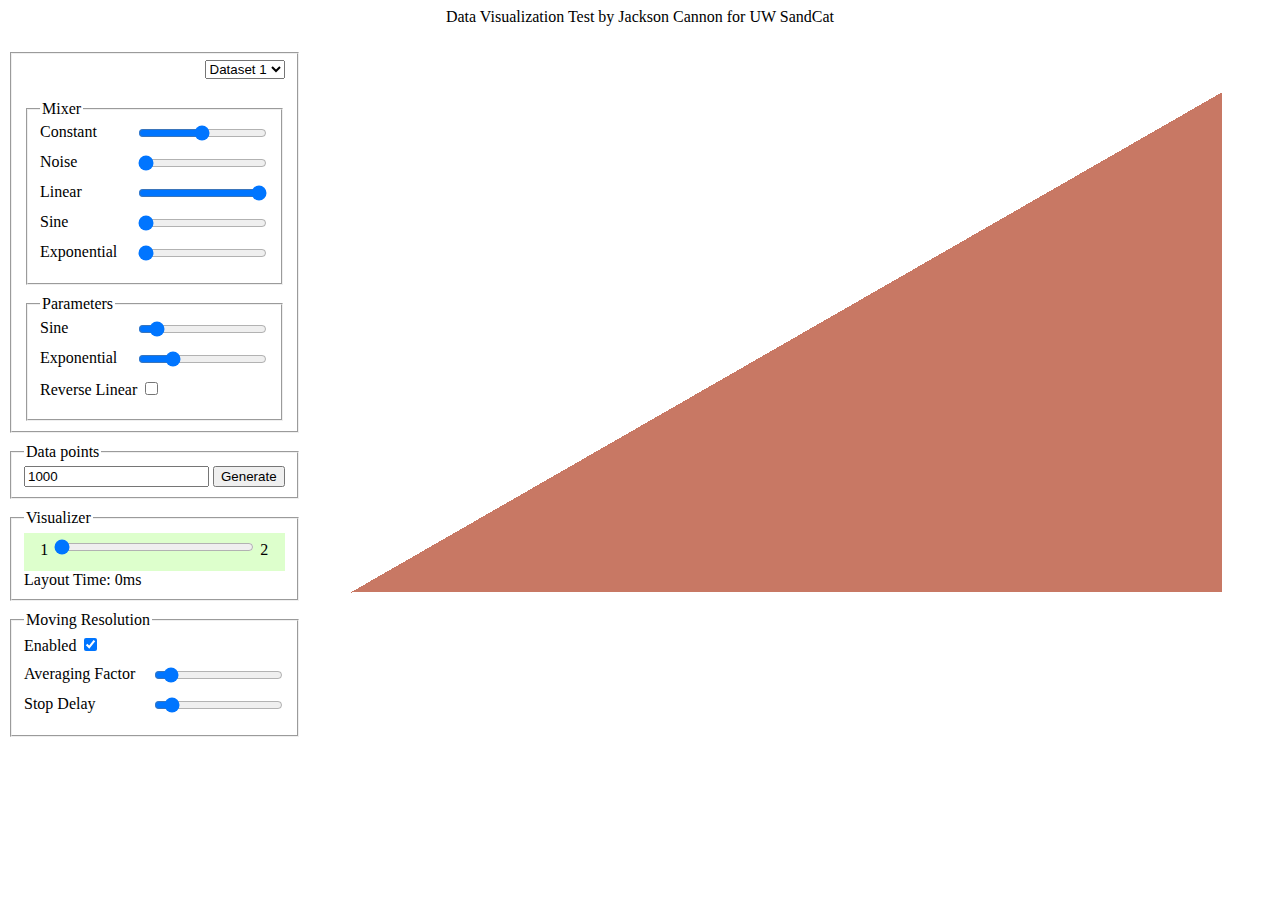
<file: linear_graph/index.html>
<html>
<head>
	<title>Data visualization test</title>
	<link rel="stylesheet" type="text/css" href="style.css">
	<script src="https://ajax.googleapis.com/ajax/libs/jquery/3.1.0/jquery.min.js"></script>
</head>
<body>
	<script src="demo.js"></script>

	<p class="center">Data Visualization Test by Jackson Cannon for UW SandCat</p>

	<div id="controls">

		<fieldset class="outercontrols">
			<div>
				<select id="dataset" onchange="change_dataset();">
				  <option selected="selected" value="1">Dataset 1</option>
				  <option value="2">Dataset 2</option>
				</select>
			</div>
			<fieldset class="innercontrols">
				<legend>Mixer</legend>
				<div>
					<label>Constant</label>
					<input id="constant" type="range" min="0" max="100" step="1" value="50">
				</div>
				<div>
					<label>Noise</label>
					<input id="noise" type="range" min="0" max="100" step="1" value="0">
				</div>
				<div>
					<label>Linear</label>
					<input id="linear" type="range" min="0" max="100" step="1" value="100">
				</div>
				<div>
					<label>Sine</label>
					<input id="sine" type="range" min="0" max="100" step="1" value="0">
				</div>
				<div>
					<label>Exponential</label>				
					<input id="exponent" type="range" min="0" max="100" step="1" value="0">
				</div>
			</fieldset>

			<fieldset class="innercontrols">
				<legend>Parameters</legend>
				<div>
					<label>Sine</label>
					<input id="sineparam" type="range" min="0" max="100" step="1" value="10">
				</div>
				<div>
					<label>Exponential</label>
					<input id="exponentparam" type="range" min="1" max="100" step="1" value="25">
				</div>
				<div>
					<label>Reverse Linear</label>
					<input type="checkbox" id="linearparam">
				</div>
			</fieldset>
		</fieldset>

		<fieldset class="outercontrols">
			<legend>Data points</legend>
			<input type="text" id="count" value="1000">
			<button onclick="generate();">Generate</button>
		</fieldset>


		<fieldset class="outercontrols">
			<legend>Visualizer</legend>
			<div class="center" style="padding:4px 0px;background-color:#ddffcc;">
				<span>1 </span><input id="slider" oninput="slider_change();" type="range" min="0" max="100" step="1" value="0" style="width:200px;float:none;"><span> 2</span>
			</div>
			<span>Layout Time:</span>
			<span id="timer">0ms</span>
		</fieldset>

		<fieldset class="outercontrols">
			<legend>Moving Resolution</legend>
			<div>
				<label>Enabled</label>
				<input type="checkbox" id="lodataenabled" checked="checked">
			</div>

			<div>
				<label>Averaging Factor</label>
				<input onchange="update_lodata();" id="lodatafactor" type="range" min="2" max="100" step="1" value="10">
			</div>

			<div>
				<label>Stop Delay</label>
				<input id="lodatadelay" type="range" min="10" max="1000" step="10" value="100">
			</div>
		</fieldset>

		

		
	</div>
	<div id="output_outer">
		<div id="output">

		</div>
		<div id="outputlo" style="display:none;">

		</div>
	</div>

</body>
</html>
</file>
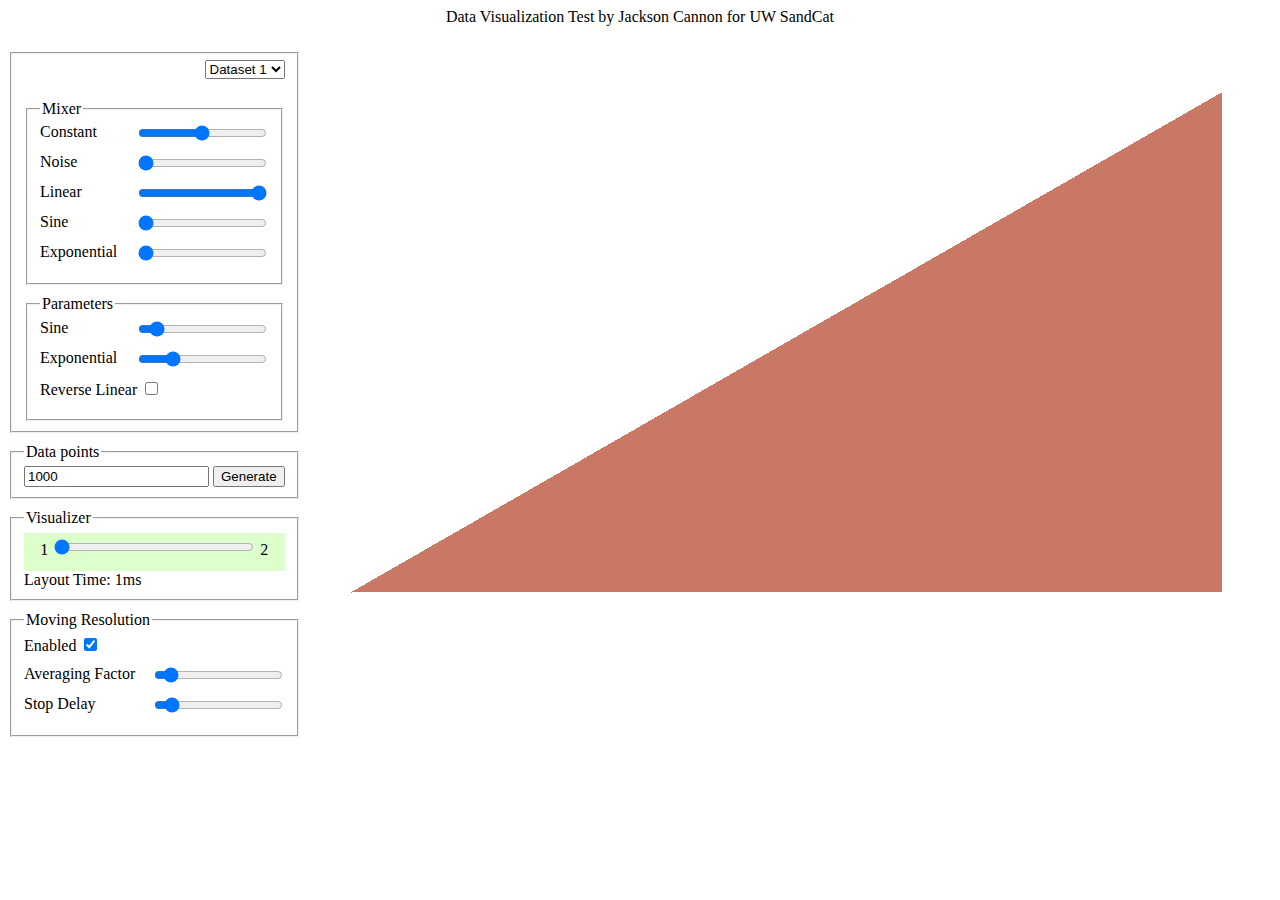
<file: sandcat/index.html>
<html>
<head>
	<title>Data visualization test</title>
	<link rel="stylesheet" type="text/css" href="style.css">
	<script src="https://ajax.googleapis.com/ajax/libs/jquery/3.1.0/jquery.min.js"></script>
</head>
<body>
	<script src="demo.js"></script>

	<p class="center">Data Visualization Test by Jackson Cannon for UW SandCat</p>

	<div id="controls">

		<fieldset class="outercontrols">
			<div>
				<select id="dataset" onchange="change_dataset();">
				  <option selected="selected" value="1">Dataset 1</option>
				  <option value="2">Dataset 2</option>
				</select>
			</div>
			<fieldset class="innercontrols">
				<legend>Mixer</legend>
				<div>
					<label>Constant</label>
					<input id="constant" type="range" min="0" max="100" step="1" value="50">
				</div>
				<div>
					<label>Noise</label>
					<input id="noise" type="range" min="0" max="100" step="1" value="0">
				</div>
				<div>
					<label>Linear</label>
					<input id="linear" type="range" min="0" max="100" step="1" value="100">
				</div>
				<div>
					<label>Sine</label>
					<input id="sine" type="range" min="0" max="100" step="1" value="0">
				</div>
				<div>
					<label>Exponential</label>				
					<input id="exponent" type="range" min="0" max="100" step="1" value="0">
				</div>
			</fieldset>

			<fieldset class="innercontrols">
				<legend>Parameters</legend>
				<div>
					<label>Sine</label>
					<input id="sineparam" type="range" min="0" max="100" step="1" value="10">
				</div>
				<div>
					<label>Exponential</label>
					<input id="exponentparam" type="range" min="1" max="100" step="1" value="25">
				</div>
				<div>
					<label>Reverse Linear</label>
					<input type="checkbox" id="linearparam">
				</div>
			</fieldset>
		</fieldset>

		<fieldset class="outercontrols">
			<legend>Data points</legend>
			<input type="text" id="count" value="1000">
			<button onclick="generate();">Generate</button>
		</fieldset>


		<fieldset class="outercontrols">
			<legend>Visualizer</legend>
			<div class="center" style="padding:4px 0px;background-color:#ddffcc;">
				<span>1 </span><input id="slider" oninput="slider_change();" type="range" min="0" max="100" step="1" value="0" style="width:200px;float:none;"><span> 2</span>
			</div>
			<span>Layout Time:</span>
			<span id="timer">0ms</span>
		</fieldset>

		<fieldset class="outercontrols">
			<legend>Moving Resolution</legend>
			<div>
				<label>Enabled</label>
				<input type="checkbox" id="lodataenabled" checked="checked">
			</div>

			<div>
				<label>Averaging Factor</label>
				<input onchange="update_lodata();" id="lodatafactor" type="range" min="2" max="100" step="1" value="10">
			</div>

			<div>
				<label>Stop Delay</label>
				<input id="lodatadelay" type="range" min="10" max="1000" step="10" value="100">
			</div>
		</fieldset>

		

		
	</div>
	<div id="output_outer">
		<div id="output">

		</div>
		<div id="outputlo" style="display:none;">

		</div>
	</div>

</body>
</html>
</file>
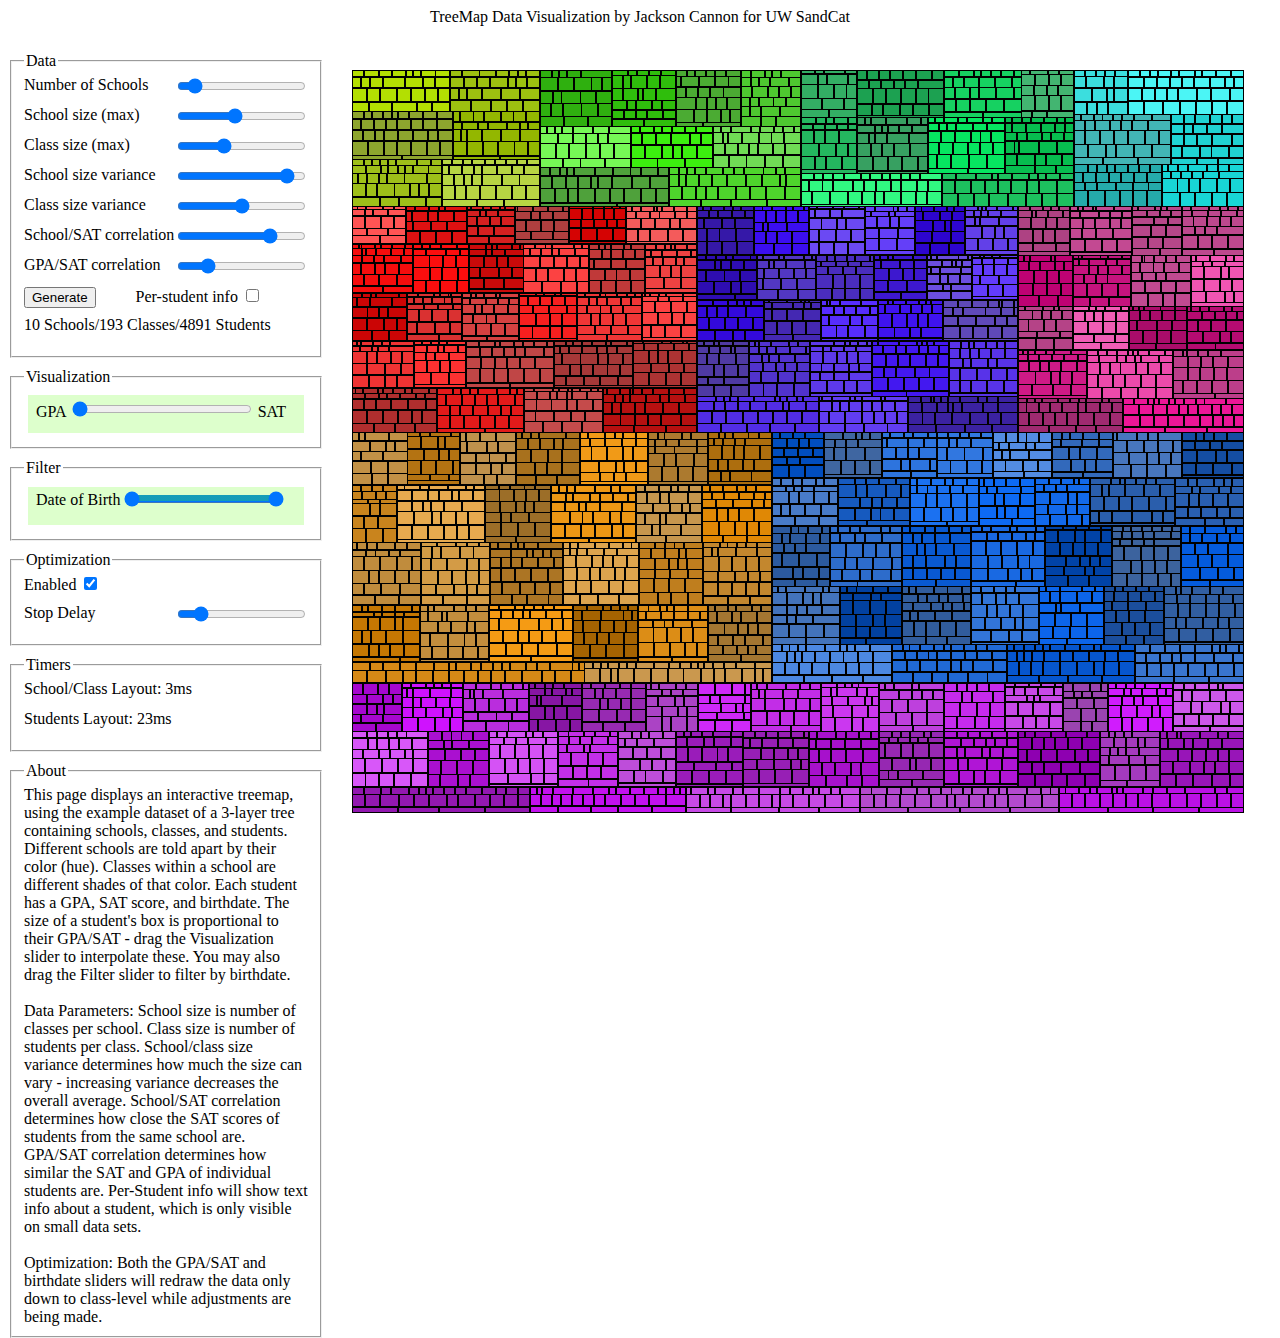
<file: treemap/index.html>
<html>
<head>
	<title>Data visualization test</title>
	<link rel="stylesheet" type="text/css" href="style.css">

	<link rel="stylesheet" type="text/css" href="multirange.css">
	<script src="multirange.js"></script>
</head>
<body onload="generate();">
	<script src="treemap.js"></script>

	<p class="center">TreeMap Data Visualization by Jackson Cannon for UW SandCat</p>

	<div id="controls">

		<fieldset class="outercontrols">
			<legend>Data</legend>

			<div>
				<label>Number of Schools</label>
				<input id="num_school" type="range" min="1" max="100" step="1" value="10">
			</div>

			<div>
				<label>School size (max)</label>
				<input id="num_class" type="range" min="1" max="100" step="1" value="45">
			</div>

			<div>
				<label>Class size (max)</label>
				<input id="num_student" type="range" min="1" max="100" step="1" value="35">
			</div>

			<div>
				<label>School size variance</label>
				<input id="var_school" type="range" min="0" max="100" step="1" value="90">
			</div>

			<div>
				<label>Class size variance</label>
				<input id="var_class" type="range" min="0" max="100" step="1" value="50">
			</div>

			<div>
				<label>School/SAT correlation</label>
				<input id="school_sat" type="range" min="0" max="100" step="1" value="75">
			</div>

			<div>
				<label>GPA/SAT correlation</label>
				<input id="gpa_sat" type="range" min="0" max="100" step="1" value="20">
			</div>

			<div>
				<button onclick="generate();">Generate</button>
				&nbsp;&nbsp;&nbsp;&nbsp;&nbsp;&nbsp;&nbsp;&nbsp;
				<label>Per-student info</label>
				<input type="checkbox" id="stinfo_enabled">
			</div>

			<div>
				<span id="outputinfo"></span>
			</div>
		</fieldset>


		<fieldset class="outercontrols">
			<legend>Visualization</legend>
			<div class="visualization">
				<span>GPA </span><input id="gpa_sat_slider" oninput="gpa_sat_slider();" type="range" min="0" max="100" step="1" value="0" style="width:180px;float:none;"><span> SAT</span>
			</div>
		</fieldset>

		<fieldset class="outercontrols">
		<legend>Filter</legend>
			<div class="visualization">
				<span>Date of Birth </span><input id="dob_slider" oninput="dob_slider();" type="range" multiple min="0" max="364" step="1" value="0,364" style="width:160px;float:none;">
			</div>
		</fieldset>

		<fieldset class="outercontrols">
			<legend>Optimization</legend>
			<div>
				<label>Enabled</label>
				<input type="checkbox" id="opt_enabled" checked="checked">
			</div>

			<div>
				<label>Stop Delay</label>
				<input id="opt_delay" type="range" min="10" max="1000" step="10" value="150">
			</div>
		</fieldset>

		<fieldset class="outercontrols">
			<legend>Timers</legend>
			<div>
				<label>School/Class Layout:</label>
				<span id="outertimer"></span>
			</div>

			<div>
				<label>Students Layout:</label>
				<span id="innertimer"></span>
			</div>
		</fieldset>

		<fieldset class="outercontrols">
			<legend>About</legend>
			<div class="aboutdiv">
				This page displays an interactive treemap, using the example dataset of a 3-layer tree containing schools, classes, and students.
				Different schools are told apart by their color (hue). Classes within a school are different shades of that color.
				Each student has a GPA, SAT score, and birthdate.
				The size of a student's box is proportional to their GPA/SAT - drag the Visualization slider to interpolate these.
				You may also drag the Filter slider to filter by birthdate.
			</div>

			<div class="aboutdiv">
				<br>
				Data Parameters: School size is number of classes per school. Class size is number of students per class. School/class size variance determines how much the size can vary - increasing variance decreases the overall average. School/SAT correlation determines how close the SAT scores of students from the same school are. GPA/SAT correlation determines how similar the SAT and GPA of individual students are. Per-Student info will show text info about a student, which is only visible on small data sets.
			</div>

			<div class="aboutdiv">
				<br>
				Optimization: Both the GPA/SAT and birthdate sliders will redraw the data only down to class-level while adjustments are being made.
			</div>
		</fieldset>

		
	</div>
	<div id="output_outer">
		<div id="output" class="part">
			<div class="part-inner">
			</div>
		</div>
	</div>

</body>
</html>
</file>
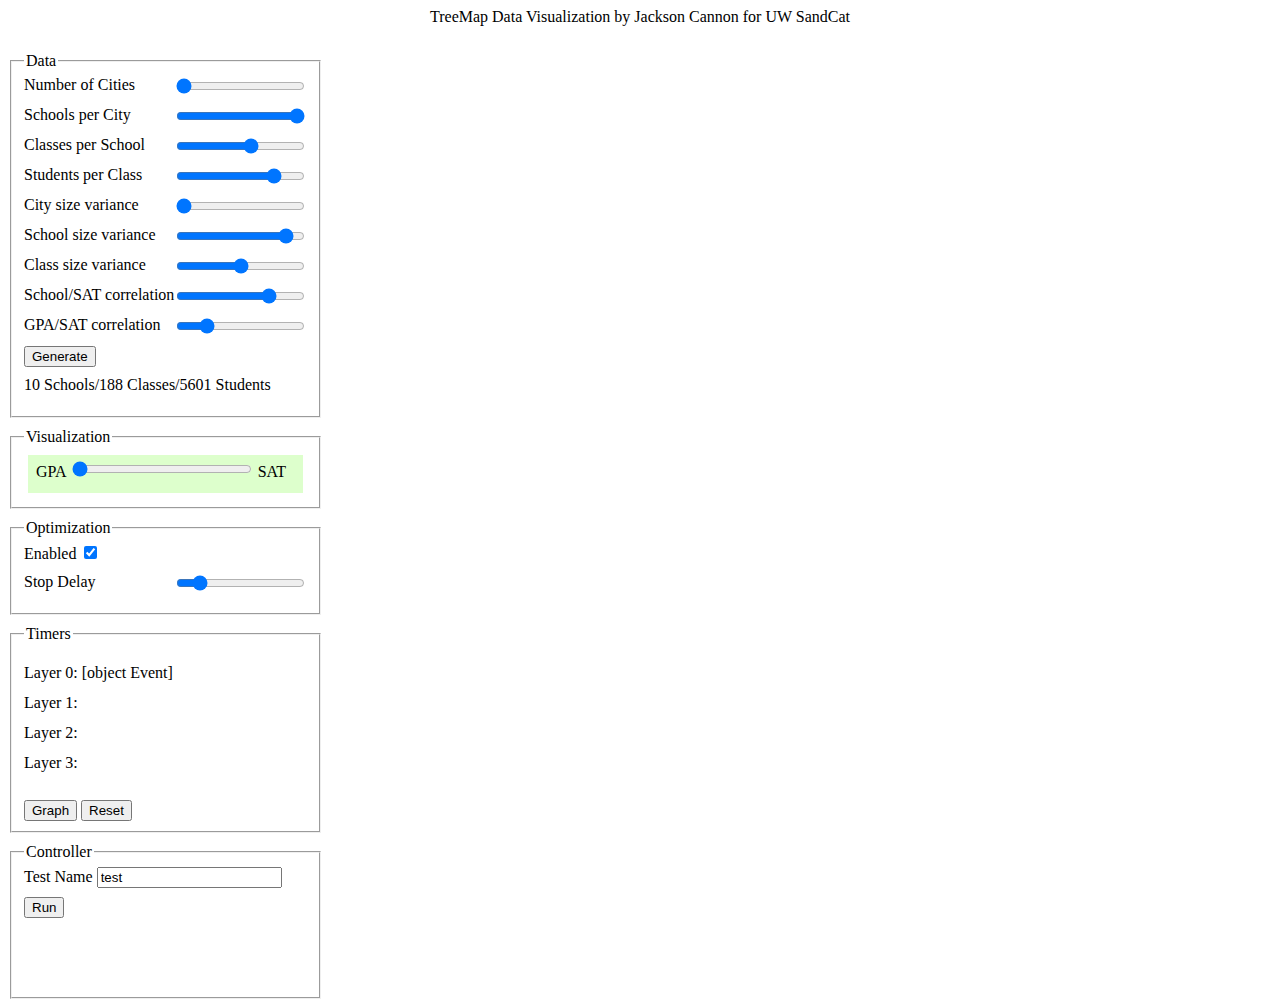
<file: brass/circlepacking/index.html>
<html>
<head>
	<title>Data visualization test</title>
	<link rel="stylesheet" type="text/css" href="style.css">

	<link rel="stylesheet" type="text/css" href="multirange.css">
	<script src="multirange.js"></script>
</head>
<body onload="setTimeout(generate, 0);">
	<script src="animation_polyfill.js"></script>
	<script src="generic.js"></script>
	<script src="circlepacking.js"></script>
	<script src="generator.js"></script>
	<script src="traversal.js"></script>
	<script src="interface.js"></script>
	<script src="layout.js"></script>
	<script src="controller.js"></script>
	<script src="timerlogging.js"></script>

	<!--<script src="https://d3js.org/d3-hierarchy.v1.min.js"></script>-->
	<script src="https://d3js.org/d3.v4.min.js"></script>

	<p class="center">TreeMap Data Visualization by Jackson Cannon for UW SandCat</p>

	<div style="overflow:auto;">

	<div id="controls">

		<fieldset class="outercontrols">
			<legend>Data</legend>

			<div>
				<label>Number of Cities</label>
				<input id="num_city" type="range" min="1" max="10" step="1" value="1">
			</div>

			<div>
				<label>Schools per City</label>
				<input id="num_school" type="range" min="1" max="10" step="1" value="10">
			</div>

			<div>
				<label>Classes per School</label>
				<input id="num_class" type="range" min="1" max="50" step="1" value="30">
			</div>

			<div>
				<label>Students per Class</label>
				<input id="num_student" type="range" min="1" max="50" step="1" value="40">
			</div>

			<div>
				<label>City size variance</label>
				<input id="var_city" type="range" min="0" max="100" step="1" value="0">
			</div>

			<div>
				<label>School size variance</label>
				<input id="var_school" type="range" min="0" max="100" step="1" value="90">
			</div>

			<div>
				<label>Class size variance</label>
				<input id="var_class" type="range" min="0" max="100" step="1" value="50">
			</div>

			<div>
				<label>School/SAT correlation</label>
				<input id="school_sat" type="range" min="0" max="100" step="1" value="75">
			</div>

			<div>
				<label>GPA/SAT correlation</label>
				<input id="gpa_sat" type="range" min="0" max="100" step="1" value="20">
			</div>

			<div>
				<button id="generate_button" onclick="generate();">Generate</button>
			</div>

			<div>
				<span id="outputinfo"></span>
			</div>
		</fieldset>


		<fieldset class="outercontrols">
			<legend>Visualization</legend>
			<div class="visualization">
				<span>GPA </span><input id="gpa_sat_slider" oninput="gpa_sat_slider();" type="range" min="0" max="100" step="1" value="0" style="width:180px;float:none;"><span> SAT</span>
			</div>
		</fieldset>

<!--
		<fieldset class="outercontrols">
		<legend>Filter</legend>
			<div class="visualization">
				<span>Date of Birth </span><input id="dob_slider" oninput="dob_slider();" type="range" multiple min="0" max="364" step="1" value="0,364" style="width:160px;float:none;">
			</div>
		</fieldset> -->

		<fieldset class="outercontrols">
			<legend>Optimization</legend>
			<div>
				<label>Enabled</label>
				<input type="checkbox" id="opt_enabled" checked="checked" onclick="optimization_checkbox();">
			</div>

			<div>
				<label>Stop Delay</label>
				<input id="opt_delay" type="range" min="10" max="1000" step="10" value="150">
			</div>
		</fieldset>

		<fieldset class="outercontrols" id="timers">
			<legend>Timers</legend>
			<p id="timerzone">
			</p>
			<button onclick="timer_logging_graph();">Graph</button>
			<button onclick="timer_logging_reset();">Reset</button>
		</fieldset>

		<fieldset class="outercontrols">
			<legend>Controller</legend>

			<div>
				<label>Test Name</label>
				<input id="test_name" type="text" value="test">
			</div>

			<div>
				<button onclick="controller_run();">Run</button>
			</div>

			<div id="controller_output">
				
			</div>
			<div>
			</div>
		</fieldset>
		
	</div>
	<div id="output_outer">
		<svg xmlns="http://www.w3.org/2000/svg" id="output" class="background" preserveAspectRatio="xMidYMid slice" viewBox="-500 -500 1000 1000">
		</svg>
	</div>
	</div>
	<div id="timer_graphs">
		
	</div>
</body>
</html>
</file>
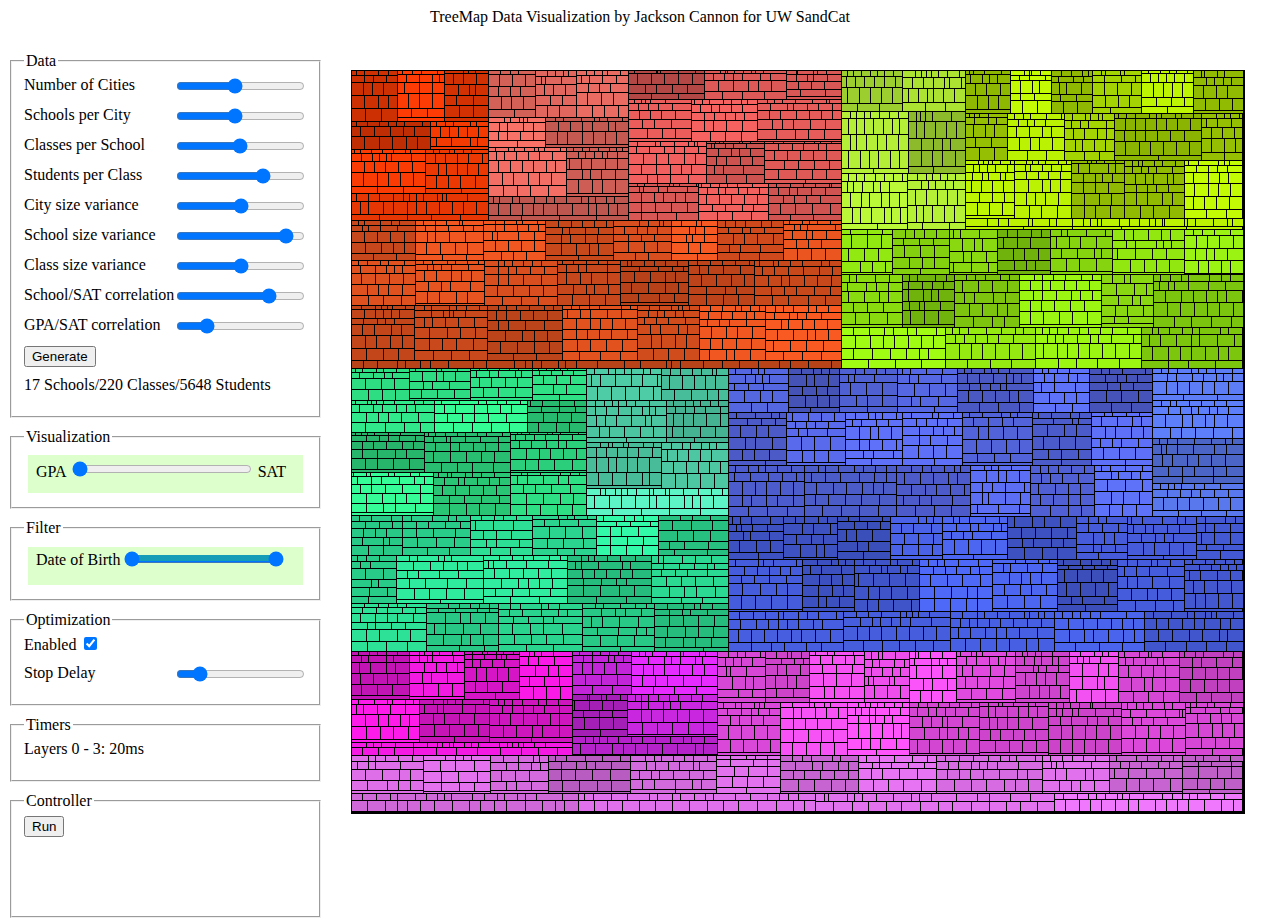
<file: brass/treemap/index.html>
<html>
<head>
	<title>Data visualization test</title>
	<link rel="stylesheet" type="text/css" href="style.css">

	<link rel="stylesheet" type="text/css" href="multirange.css">
	<script src="multirange.js"></script>
</head>
<body onload="setTimeout(generate, 0);">
	<script src="animation_polyfill.js"></script>
	<script src="generic.js"></script>
	<script src="treemap.js"></script>
	<script src="generator.js"></script>
	<script src="traversal.js"></script>
	<script src="interface.js"></script>
	<script src="layout.js"></script>
	<script src="controller.js"></script>

	<p class="center">TreeMap Data Visualization by Jackson Cannon for UW SandCat</p>

	<div id="controls">

		<fieldset class="outercontrols">
			<legend>Data</legend>

			<div>
				<label>Number of Cities</label>
				<input id="num_city" type="range" min="1" max="10" step="1" value="5">
			</div>

			<div>
				<label>Schools per City</label>
				<input id="num_school" type="range" min="1" max="10" step="1" value="5">
			</div>

			<div>
				<label>Classes per School</label>
				<input id="num_class" type="range" min="1" max="50" step="1" value="25">
			</div>

			<div>
				<label>Students per Class</label>
				<input id="num_student" type="range" min="1" max="50" step="1" value="35">
			</div>

			<div>
				<label>City size variance</label>
				<input id="var_city" type="range" min="0" max="100" step="1" value="50">
			</div>

			<div>
				<label>School size variance</label>
				<input id="var_school" type="range" min="0" max="100" step="1" value="90">
			</div>

			<div>
				<label>Class size variance</label>
				<input id="var_class" type="range" min="0" max="100" step="1" value="50">
			</div>

			<div>
				<label>School/SAT correlation</label>
				<input id="school_sat" type="range" min="0" max="100" step="1" value="75">
			</div>

			<div>
				<label>GPA/SAT correlation</label>
				<input id="gpa_sat" type="range" min="0" max="100" step="1" value="20">
			</div>

			<div>
				<button id="generate_button" onclick="generate();">Generate</button>
			</div>

			<div>
				<span id="outputinfo"></span>
			</div>
		</fieldset>


		<fieldset class="outercontrols">
			<legend>Visualization</legend>
			<div class="visualization">
				<span>GPA </span><input id="gpa_sat_slider" oninput="gpa_sat_slider();" type="range" min="0" max="100" step="1" value="0" style="width:180px;float:none;"><span> SAT</span>
			</div>
		</fieldset>

		<fieldset class="outercontrols">
		<legend>Filter</legend>
			<div class="visualization">
				<span>Date of Birth </span><input id="dob_slider" oninput="dob_slider();" type="range" multiple min="0" max="364" step="1" value="0,364" style="width:160px;float:none;">
			</div>
		</fieldset>

		<fieldset class="outercontrols">
			<legend>Optimization</legend>
			<div>
				<label>Enabled</label>
				<input type="checkbox" id="opt_enabled" checked="checked" onclick="optimization_checkbox();">
			</div>

			<div>
				<label>Stop Delay</label>
				<input id="opt_delay" type="range" min="10" max="1000" step="10" value="150">
			</div>
		</fieldset>

		<fieldset class="outercontrols" id="timers">
			<legend>Timers</legend>

		</fieldset>

		<fieldset class="outercontrols">
			<legend>Controller</legend>

			<!--<div>
				<label>Test File</label>
				<input id="controller_file" type="text" value="test.json">
			</div>-->

			<div>
				<button onclick="controller_run();">Run</button>
			</div>

			<div id="controller_output">
				
			</div>
			<div>
			</div>
		</fieldset>
		
	</div>
	<div id="output_outer">
		<svg xmlns="http://www.w3.org/2000/svg" id="output" class="background">
		</svg>
	</div>
</body>
</html>
</file>
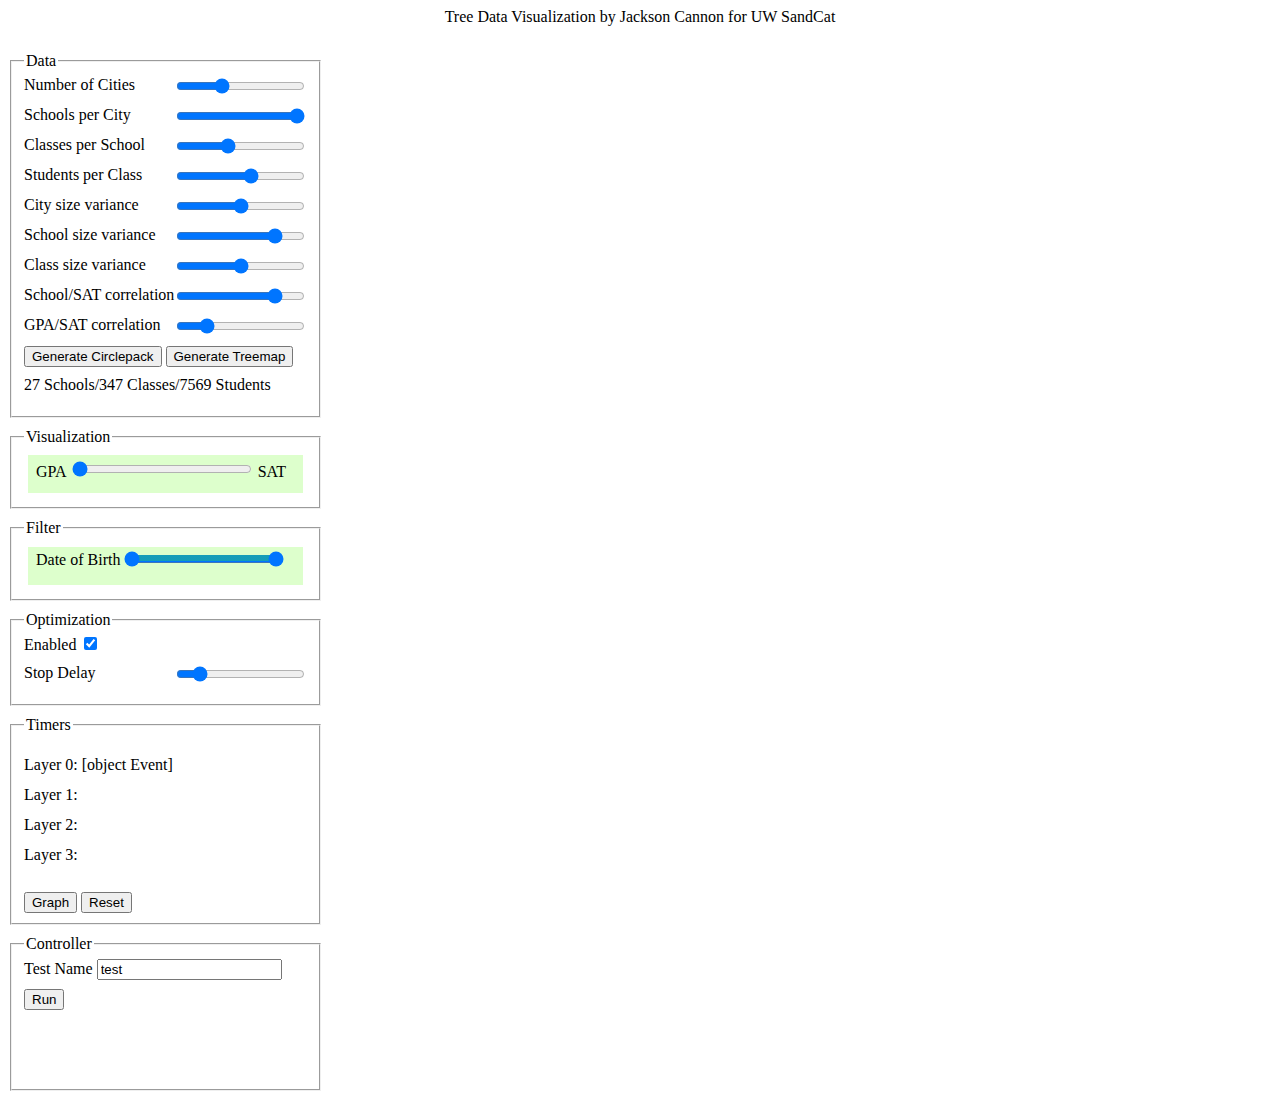
<file: brass/visualization/index.html>
<html>
<head>
	<title>Data visualization test</title>
	<link rel="stylesheet" type="text/css" href="style.css">

	<link rel="stylesheet" type="text/css" href="multirange.css">
	<script src="multirange.js"></script>
</head>
<body onload="setTimeout(generate_circlepacking, 0);">
	<script src="animation_polyfill.js"></script>
	<script src="generic.js"></script>
	<script src="main.js"></script>
	<script src="circlepacking.js"></script>
	<script src="treemap.js"></script>
	<script src="generator.js"></script>
	<script src="traversal.js"></script>
	<script src="interface.js"></script>
	<script src="controller.js"></script>
	<script src="timerlogging.js"></script>

	<!--<script src="https://d3js.org/d3-hierarchy.v1.min.js"></script>-->
	<script src="https://d3js.org/d3.v4.min.js"></script>

	<p class="center">Tree Data Visualization by Jackson Cannon for UW SandCat</p>

	<div style="overflow:auto;">

		<div id="controls">

			<fieldset class="outercontrols">
				<legend>Data</legend>

				<div>
					<label>Number of Cities</label>
					<input id="num_city" type="range" min="1" max="10" step="1" value="4">
				</div>

				<div>
					<label>Schools per City</label>
					<input id="num_school" type="range" min="1" max="10" step="1" value="10">
				</div>

				<div>
					<label>Classes per School</label>
					<input id="num_class" type="range" min="1" max="50" step="1" value="20">
				</div>

				<div>
					<label>Students per Class</label>
					<input id="num_student" type="range" min="1" max="50" step="1" value="30">
				</div>

				<div>
					<label>City size variance</label>
					<input id="var_city" type="range" min="0" max="100" step="1" value="50">
				</div>

				<div>
					<label>School size variance</label>
					<input id="var_school" type="range" min="0" max="100" step="1" value="80">
				</div>

				<div>
					<label>Class size variance</label>
					<input id="var_class" type="range" min="0" max="100" step="1" value="50">
				</div>

				<div>
					<label>School/SAT correlation</label>
					<input id="school_sat" type="range" min="0" max="100" step="1" value="80">
				</div>

				<div>
					<label>GPA/SAT correlation</label>
					<input id="gpa_sat" type="range" min="0" max="100" step="1" value="20">
				</div>

				<div>
					<button id="circlepacking_button" onclick="generate_circlepacking();">Generate Circlepack</button>
					<button id="treemap_button" onclick="generate_treemap();">Generate Treemap</button>
				</div>

				<div>
					<span id="outputinfo"></span>
				</div>
			</fieldset>


			<fieldset class="outercontrols">
				<legend>Visualization</legend>
				<div class="visualization">
					<span>GPA </span><input id="gpa_sat_slider" oninput="gpa_sat_slider();" type="range" min="0" max="100" step="1" value="0" style="width:180px;float:none;"><span> SAT</span>
				</div>
			</fieldset>

			<fieldset class="outercontrols">
			<legend>Filter</legend>
				<div class="visualization">
					<span>Date of Birth </span><input id="dob_slider" oninput="dob_slider();" type="range" multiple min="0" max="364" step="1" value="0,364" style="width:160px;float:none;">
				</div>
			</fieldset>

			<fieldset class="outercontrols">
				<legend>Optimization</legend>
				<div>
					<label>Enabled</label>
					<input type="checkbox" id="opt_enabled" checked="checked" onclick="optimization_checkbox();">
				</div>

				<div>
					<label>Stop Delay</label>
					<input id="opt_delay" type="range" min="10" max="1000" step="10" value="150">
				</div>
			</fieldset>

			<fieldset class="outercontrols" id="timers">
				<legend>Timers</legend>
				<p id="timerzone">
				</p>
				<button onclick="timer_logging_graph();">Graph</button>
				<button onclick="timer_logging_reset();">Reset</button>
			</fieldset>

			<fieldset class="outercontrols">
				<legend>Controller</legend>

				<div>
					<label>Test Name</label>
					<input id="test_name" type="text" value="test">
				</div>

				<div>
					<button onclick="controller_run();">Run</button>
				</div>

				<div id="controller_output">
					
				</div>
				<div>
				</div>
			</fieldset>
			
		</div>
		<div id="output_container">
			<div id="output_outer">
				
			</div>
		</div>
	</div>
	<div id="timer_graphs">
		
	</div>
</body>
</html>
</file>
<file: linear_graph/style.css>
.data {
	position: absolute; 
	bottom: 0;
}

input[type="range"], select {
	float:right;
}

fieldset div {
	height: 30px;
	white-space:nowrap;
}

fieldset {
	margin-top:10px;
}

.center {
	text-align: center;
}

#controls {
	overflow: hidden;
	float:left;
}

#output_outer {
	overflow: hidden;
	height: 500px;
	padding: 50px;
}

#output, #outputlo {
	position: relative;
	width: 100%;
	height: 100%;

}
</file>
<file: sandcat/style.css>
.data {
	position: absolute; 
	bottom: 0;
}

input[type="range"], select {
	float:right;
}

fieldset div {
	height: 30px;
	white-space:nowrap;
}

fieldset {
	margin-top:10px;
}

.center {
	text-align: center;
}

#controls {
	overflow: hidden;
	float:left;
}

#output_outer {
	overflow: hidden;
	height: 500px;
	padding: 50px;
}

#output, #outputlo {
	position: relative;
	width: 100%;
	height: 100%;

}
</file>
<file: treemap/style.css>
.data {
	position: absolute; 
	bottom: 0;
}

input[type="range"], select {
	float:right;
}

fieldset div {
	height: 30px;
	white-space:nowrap;
}

.aboutdiv {
	width:284px;
	height:auto;
	white-space:normal;
}

fieldset {
	margin-top:10px;
}

.center {
	text-align: center;
}

#controls {
	overflow: hidden;
	float:left;
}

#output_outer {
	overflow: hidden;
	height: 84%;
	padding: 28px;
}

#output, #outputlo {
	position: relative;
	width: 100%;
	height: 100%;

}

.part {
	background-color: black;
	overflow: hidden;
    position: absolute;
}

.part-inner {
	margin: 1px;
    position: absolute;
    right: 0;
    top: 0;
    left: 0;
    bottom: 0;
    text-align: center;
    vertical-align: middle;
    font-family: sans-serif;
    font-size: 10px;
    line-height: 11px;
    white-space: nowrap;
}

.visualization {
	padding:4px 8px;
	background-color:#ddffcc;
	margin:4px;

}
</file>
<file: treemap/multirange.css>
@supports (--css: variables) {
	input[type="range"].multirange {
		padding: 0;
		margin: 0;
		display: inline-block;
		vertical-align: top;
	}

	input[type="range"].multirange.original {
		position: absolute;
	}

		input[type="range"].multirange.original::-webkit-slider-thumb {
			position: relative;
			z-index: 2;
		}

		input[type="range"].multirange.original::-moz-range-thumb {
			transform: scale(1); /* FF doesn't apply position it seems */
			z-index: 1;
		}

		input[type="range"].multirange::-moz-range-track {
			border-color: transparent; /* needed to switch FF to "styleable" control */
		}

	input[type="range"].multirange.ghost {
		position: relative;
		background: var(--track-background);
		--track-background: linear-gradient(to right,
				transparent var(--low), var(--range-color) 0,
				var(--range-color) var(--high), transparent 0
			) no-repeat 0 45% / 100% 40%;
		--range-color: hsl(190, 80%, 40%);
	}

		input[type="range"].multirange.ghost::-webkit-slider-runnable-track {
			background: var(--track-background);
		}

		input[type="range"].multirange.ghost::-moz-range-track {
			background: var(--track-background);
		}

}
</file>
<file: brass/circlepacking/style.css>
.data {
	position: absolute; 
	bottom: 0;
}

input[type="range"], select {
	float:right;
}

fieldset div {
	height: 30px;
	white-space:nowrap;
}

.aboutdiv {
	width:284px;
	height:auto;
	white-space:normal;
}

fieldset {
	margin-top:10px;
}

.center {
	text-align: center;
}

#controls {
	overflow: hidden;
	float:left;
}

#output_outer {
	overflow: hidden;
	height: 84%;
	padding: 28px;
}

#output {
	position: relative;
	width: 100%;
	height: 100%;
	/*border-top: 1px solid black;
	border-left: 1px solid black;*/
}

.background {
	/* background-color: black;*/
	overflow: hidden;
    position: absolute;
}

.visualization {
	padding:4px 8px;
	background-color:#ddffcc;
	margin:4px;

}
</file>
<file: brass/circlepacking/multirange.css>
@supports (--css: variables) {
	input[type="range"].multirange {
		padding: 0;
		margin: 0;
		display: inline-block;
		vertical-align: top;
	}

	input[type="range"].multirange.original {
		position: absolute;
	}

		input[type="range"].multirange.original::-webkit-slider-thumb {
			position: relative;
			z-index: 2;
		}

		input[type="range"].multirange.original::-moz-range-thumb {
			transform: scale(1); /* FF doesn't apply position it seems */
			z-index: 1;
		}

		input[type="range"].multirange::-moz-range-track {
			border-color: transparent; /* needed to switch FF to "styleable" control */
		}

	input[type="range"].multirange.ghost {
		position: relative;
		background: var(--track-background);
		--track-background: linear-gradient(to right,
				transparent var(--low), var(--range-color) 0,
				var(--range-color) var(--high), transparent 0
			) no-repeat 0 45% / 100% 40%;
		--range-color: hsl(190, 80%, 40%);
	}

		input[type="range"].multirange.ghost::-webkit-slider-runnable-track {
			background: var(--track-background);
		}

		input[type="range"].multirange.ghost::-moz-range-track {
			background: var(--track-background);
		}

}
</file>
<file: brass/treemap/style.css>
.data {
	position: absolute; 
	bottom: 0;
}

input[type="range"], select {
	float:right;
}

fieldset div {
	height: 30px;
	white-space:nowrap;
}

.aboutdiv {
	width:284px;
	height:auto;
	white-space:normal;
}

fieldset {
	margin-top:10px;
}

.center {
	text-align: center;
}

#controls {
	overflow: hidden;
	float:left;
}

#output_outer {
	overflow: hidden;
	height: 84%;
	padding: 28px;
}

#output {
	position: relative;
	width: 100%;
	height: 100%;
	border-top: 1px solid black;
	border-left: 1px solid black;
}

.background {
	background-color: black;
	overflow: hidden;
    position: absolute;
}

.visualization {
	padding:4px 8px;
	background-color:#ddffcc;
	margin:4px;

}
</file>
<file: brass/treemap/multirange.css>
@supports (--css: variables) {
	input[type="range"].multirange {
		padding: 0;
		margin: 0;
		display: inline-block;
		vertical-align: top;
	}

	input[type="range"].multirange.original {
		position: absolute;
	}

		input[type="range"].multirange.original::-webkit-slider-thumb {
			position: relative;
			z-index: 2;
		}

		input[type="range"].multirange.original::-moz-range-thumb {
			transform: scale(1); /* FF doesn't apply position it seems */
			z-index: 1;
		}

		input[type="range"].multirange::-moz-range-track {
			border-color: transparent; /* needed to switch FF to "styleable" control */
		}

	input[type="range"].multirange.ghost {
		position: relative;
		background: var(--track-background);
		--track-background: linear-gradient(to right,
				transparent var(--low), var(--range-color) 0,
				var(--range-color) var(--high), transparent 0
			) no-repeat 0 45% / 100% 40%;
		--range-color: hsl(190, 80%, 40%);
	}

		input[type="range"].multirange.ghost::-webkit-slider-runnable-track {
			background: var(--track-background);
		}

		input[type="range"].multirange.ghost::-moz-range-track {
			background: var(--track-background);
		}

}
</file>
<file: brass/visualization/style.css>
.data {
	position: absolute; 
	bottom: 0;
}

input[type="range"], select {
	float:right;
}

fieldset div {
	height: 30px;
	white-space:nowrap;
}

.aboutdiv {
	width:284px;
	height:auto;
	white-space:normal;
}

fieldset {
	margin-top:10px;
}

.center {
	text-align: center;
}

#controls {
	overflow: hidden;
	float:left;
}

#output_container {
	overflow: hidden;
	height: 84%;
	padding: 28px;
}

#output {
	position: relative;
	width: 100%;
	height: 100%;
}

.treemapoutput {
	border-top: 1px solid black;
	border-left: 1px solid black;
	background-color: black;
}

.background {
	overflow: hidden;
    position: absolute;
}

.visualization {
	padding:4px 8px;
	background-color:#ddffcc;
	margin:4px;
}
</file>
<file: brass/visualization/multirange.css>
@supports (--css: variables) {
	input[type="range"].multirange {
		padding: 0;
		margin: 0;
		display: inline-block;
		vertical-align: top;
	}

	input[type="range"].multirange.original {
		position: absolute;
	}

		input[type="range"].multirange.original::-webkit-slider-thumb {
			position: relative;
			z-index: 2;
		}

		input[type="range"].multirange.original::-moz-range-thumb {
			transform: scale(1); /* FF doesn't apply position it seems */
			z-index: 1;
		}

		input[type="range"].multirange::-moz-range-track {
			border-color: transparent; /* needed to switch FF to "styleable" control */
		}

	input[type="range"].multirange.ghost {
		position: relative;
		background: var(--track-background);
		--track-background: linear-gradient(to right,
				transparent var(--low), var(--range-color) 0,
				var(--range-color) var(--high), transparent 0
			) no-repeat 0 45% / 100% 40%;
		--range-color: hsl(190, 80%, 40%);
	}

		input[type="range"].multirange.ghost::-webkit-slider-runnable-track {
			background: var(--track-background);
		}

		input[type="range"].multirange.ghost::-moz-range-track {
			background: var(--track-background);
		}

}
</file>
